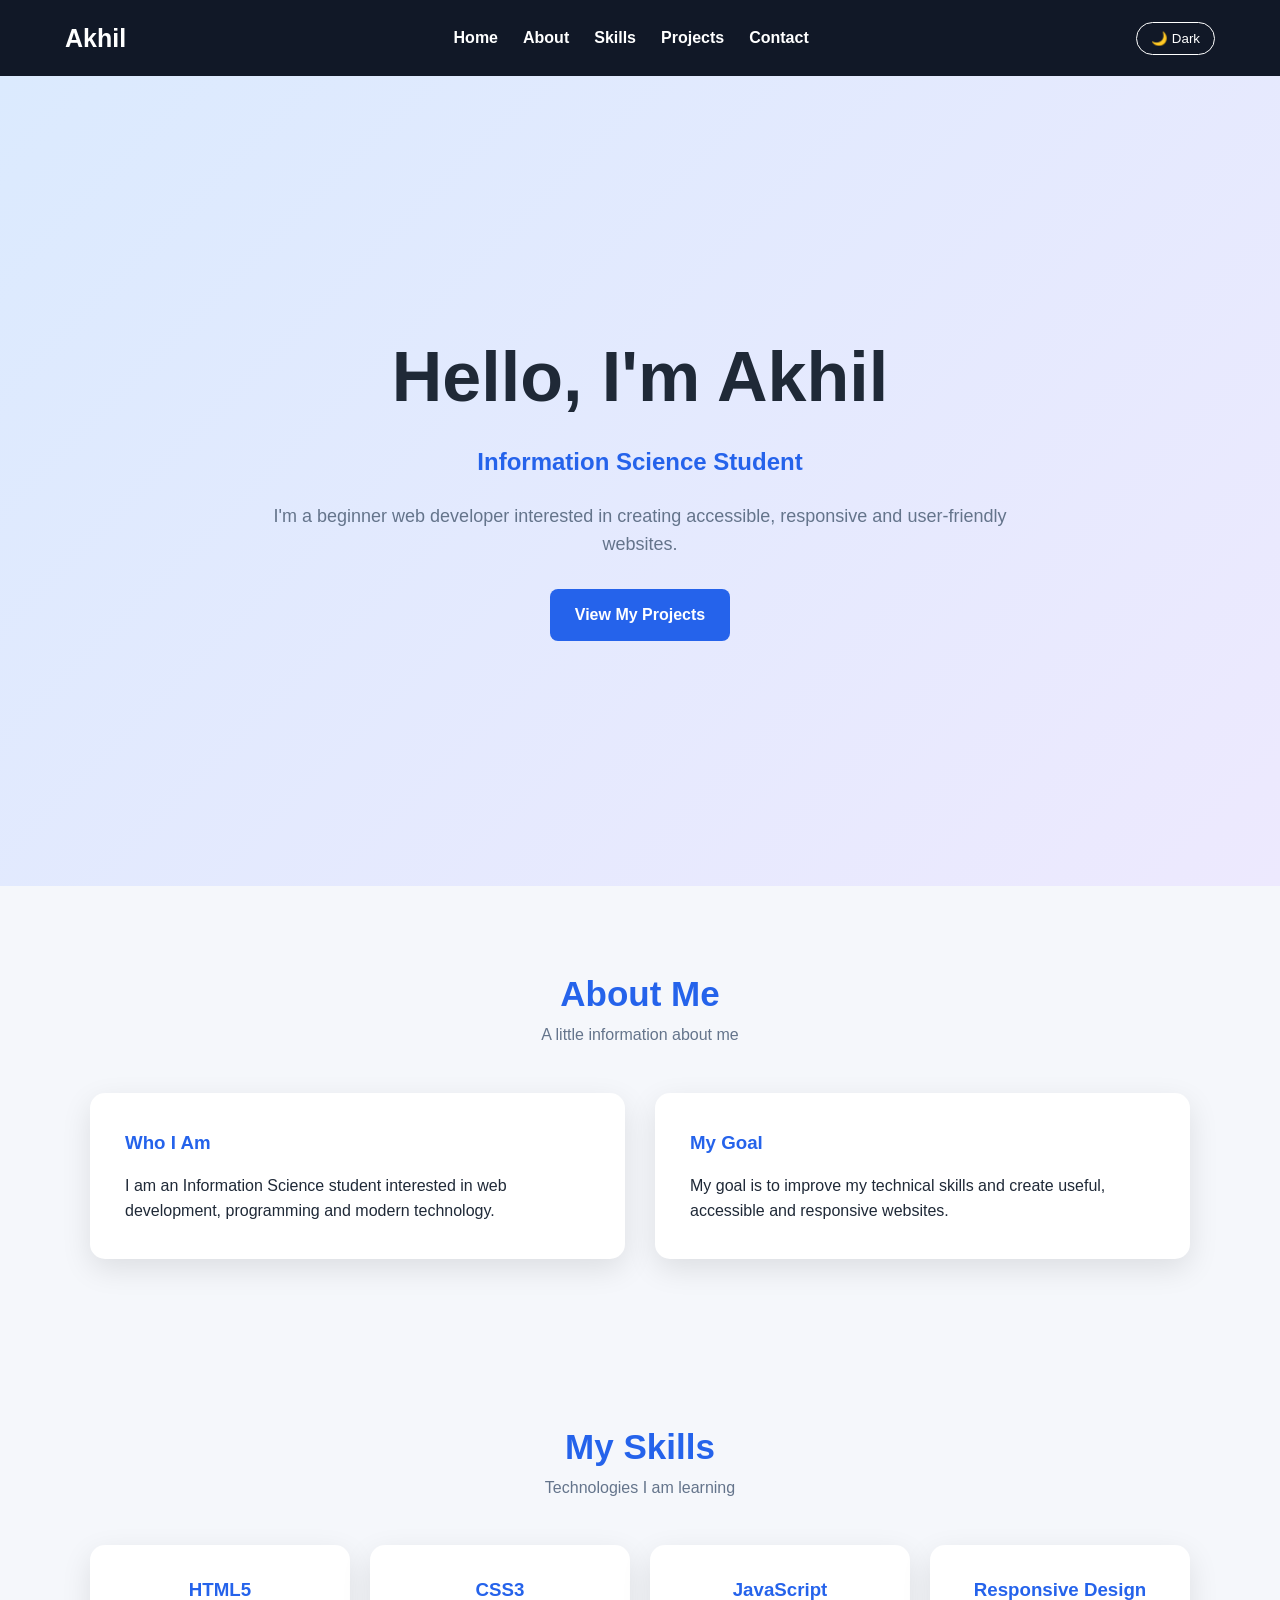
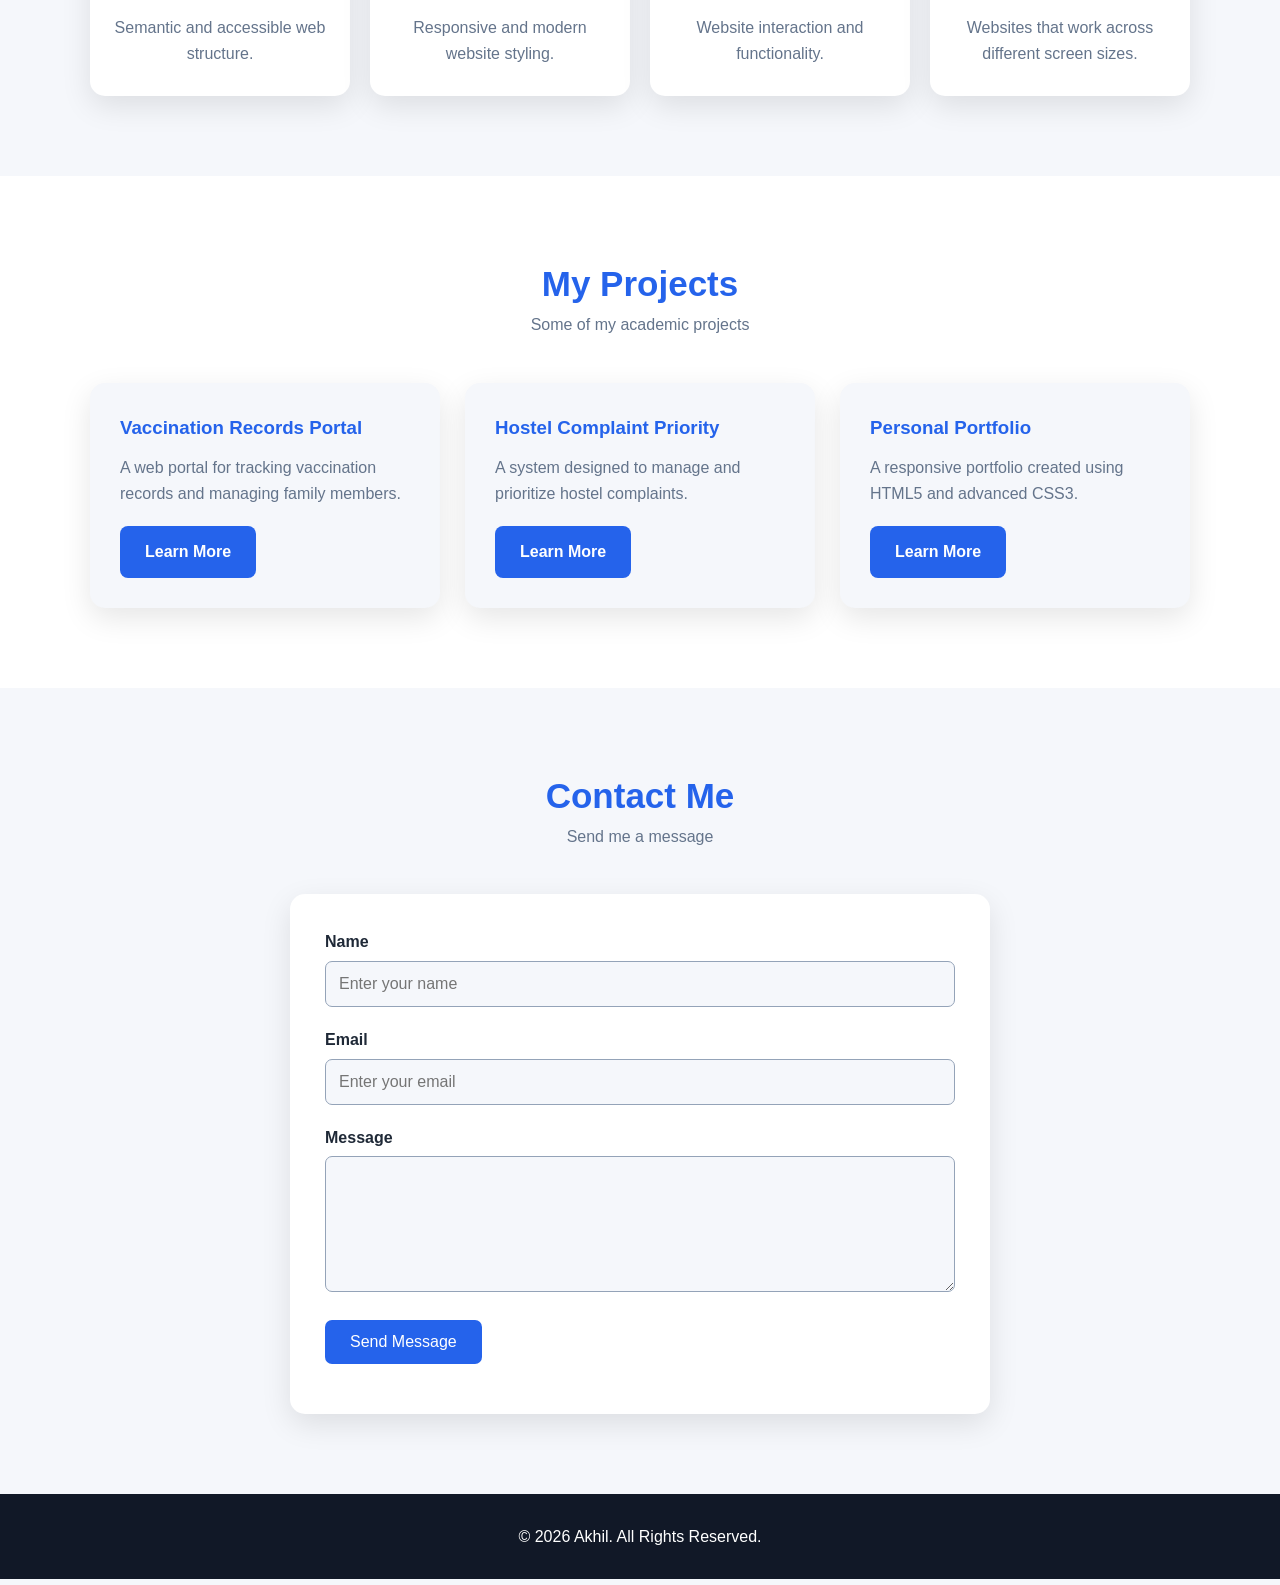
<file: index.html>
<!DOCTYPE html>
<html lang="en">

<head>

    <meta charset="UTF-8">

    <meta name="viewport"
          content="width=device-width, initial-scale=1.0">

    <meta name="description"
          content="Akhil's responsive personal portfolio">

    <title>Akhil | Web Developer Portfolio</title>

    <style>

        /* ==============================
           CSS VARIABLES
        ============================== */

        :root {
            --primary: #2563eb;
            --secondary: #7c3aed;
            --background: #f5f7fb;
            --surface: #ffffff;
            --text: #1f2937;
            --muted: #64748b;
            --header: #111827;
            --shadow: 0 10px 30px rgba(0, 0, 0, 0.10);
        }


        /* DARK MODE VARIABLES */

        body.dark {
            --background: #0f172a;
            --surface: #1e293b;
            --text: #f1f5f9;
            --muted: #cbd5e1;
            --header: #020617;
            --shadow: 0 10px 30px rgba(0, 0, 0, 0.40);
        }


        /* ==============================
           BASIC RESET
        ============================== */

        * {
            margin: 0;
            padding: 0;
            box-sizing: border-box;
        }


        html {
            scroll-behavior: smooth;
        }


        body {
            font-family: Arial, sans-serif;
            background: var(--background);
            color: var(--text);
            line-height: 1.6;
            transition: 0.3s;
        }


        /* ==============================
           HEADER - FLEXBOX
        ============================== */

        header {
            background: var(--header);
            color: white;
            position: sticky;
            top: 0;
            z-index: 1000;
        }


        .navbar {
            max-width: 1200px;
            margin: auto;

            display: flex;
            justify-content: space-between;
            align-items: center;

            padding: 18px 25px;
        }


        .logo {
            font-size: 25px;
            font-weight: bold;
        }


        nav ul {
            list-style: none;

            display: flex;
            gap: 25px;
        }


        nav a {
            color: white;
            text-decoration: none;
            font-weight: bold;
        }


        nav a:hover,
        nav a:focus {
            color: #93c5fd;
        }


        /* DARK MODE BUTTON */

        #themeButton {
            background: transparent;
            border: 1px solid white;
            color: white;

            padding: 8px 14px;
            border-radius: 20px;

            cursor: pointer;
        }


        /* ==============================
           HERO SECTION
        ============================== */

        .hero {
            min-height: 90vh;

            display: flex;
            align-items: center;
            justify-content: center;

            text-align: center;

            padding: 50px 20px;

            background:
                linear-gradient(
                    135deg,
                    #dbeafe,
                    #ede9fe
                );
        }


        body.dark .hero {
            background:
                linear-gradient(
                    135deg,
                    #172554,
                    #312e81
                );
        }


        .hero-content {
            max-width: 800px;
        }


        .hero h1 {
            font-size: clamp(40px, 8vw, 70px);
            margin-bottom: 10px;
        }


        .hero h2 {
            color: var(--primary);
            margin-bottom: 20px;
        }


        .hero p {
            font-size: 18px;
            color: var(--muted);
            margin-bottom: 30px;
        }


        .button {
            display: inline-block;

            background: var(--primary);
            color: white;

            padding: 13px 25px;

            border-radius: 8px;

            text-decoration: none;

            font-weight: bold;

            transition: 0.3s;
        }


        .button:hover {
            transform: translateY(-3px);
            background: var(--secondary);
        }


        /* ==============================
           GENERAL SECTION
        ============================== */

        section {
            padding: 80px 6%;
        }


        .section-title {
            text-align: center;
            margin-bottom: 45px;
        }


        .section-title h2 {
            font-size: 35px;
            color: var(--primary);
        }


        .section-title p {
            color: var(--muted);
        }


        /* ==============================
           ABOUT - CSS GRID
        ============================== */

        .about-grid {

            max-width: 1100px;
            margin: auto;

            display: grid;

            grid-template-columns:
                1fr 1fr;

            gap: 30px;
        }


        .about-card {
            background: var(--surface);

            padding: 35px;

            border-radius: 15px;

            box-shadow: var(--shadow);
        }


        .about-card h3 {
            color: var(--primary);
            margin-bottom: 15px;
        }


        /* ==============================
           SKILLS - CSS GRID
        ============================== */

        .skills-grid {

            max-width: 1100px;
            margin: auto;

            display: grid;

            grid-template-columns:
                repeat(4, 1fr);

            gap: 20px;
        }


        .skill-card {

            background: var(--surface);

            padding: 30px 20px;

            text-align: center;

            border-radius: 15px;

            box-shadow: var(--shadow);

            transition: 0.3s;
        }


        .skill-card:hover {
            transform: translateY(-8px);
        }


        .skill-card h3 {
            color: var(--primary);
            margin-bottom: 10px;
        }


        .skill-card p {
            color: var(--muted);
        }


        /* ==============================
           PROJECTS - CSS GRID
        ============================== */

        .projects {
            background: var(--surface);
        }


        .project-grid {

            max-width: 1100px;
            margin: auto;

            display: grid;

            grid-template-columns:
                repeat(3, 1fr);

            gap: 25px;
        }


        .project-card {

            background: var(--background);

            padding: 30px;

            border-radius: 15px;

            box-shadow: var(--shadow);

            transition: 0.3s;
        }


        .project-card:hover {
            transform: translateY(-8px);
        }


        .project-card h3 {
            color: var(--primary);
            margin-bottom: 12px;
        }


        .project-card p {
            color: var(--muted);
            margin-bottom: 20px;
        }


        /* ==============================
           CONTACT
        ============================== */

        .contact-container {
            max-width: 700px;
            margin: auto;
        }


        form {
            background: var(--surface);

            padding: 35px;

            border-radius: 15px;

            box-shadow: var(--shadow);
        }


        label {
            display: block;

            margin-bottom: 6px;

            font-weight: bold;
        }


        input,
        textarea {

            width: 100%;

            padding: 13px;

            margin-bottom: 20px;

            border: 1px solid #94a3b8;

            border-radius: 7px;

            font-size: 16px;

            background: var(--background);

            color: var(--text);
        }


        input:focus,
        textarea:focus,
        button:focus,
        a:focus {

            outline: 3px solid orange;
        }


        form button {

            background: var(--primary);

            color: white;

            border: none;

            padding: 13px 25px;

            border-radius: 7px;

            cursor: pointer;

            font-size: 16px;
        }


        form button:hover {
            background: var(--secondary);
        }


        #formMessage {
            margin-top: 15px;
            color: #16a34a;
            font-weight: bold;
        }


        /* ==============================
           FOOTER
        ============================== */

        footer {

            background: var(--header);

            color: white;

            text-align: center;

            padding: 30px;
        }


        /* ==============================
           TABLET
        ============================== */

        @media (max-width: 900px) {

            .skills-grid {
                grid-template-columns:
                    repeat(2, 1fr);
            }


            .project-grid {
                grid-template-columns:
                    repeat(2, 1fr);
            }

        }


        /* ==============================
           MOBILE
        ============================== */

        @media (max-width: 700px) {

            .navbar {

                flex-direction: column;

                gap: 15px;
            }


            nav ul {

                flex-wrap: wrap;

                justify-content: center;

                gap: 12px;
            }


            .about-grid {

                grid-template-columns: 1fr;
            }


            .skills-grid {

                grid-template-columns: 1fr;
            }


            .project-grid {

                grid-template-columns: 1fr;
            }


            section {

                padding: 60px 20px;
            }


            .hero {

                min-height: 80vh;
            }

        }

    </style>

</head>


<body>

    <!-- ==============================
         HEADER
    ============================== -->

    <header>

        <div class="navbar">

            <div class="logo">
                Akhil
            </div>


            <nav aria-label="Main navigation">

                <ul>

                    <li>
                        <a href="#home">
                            Home
                        </a>
                    </li>

                    <li>
                        <a href="#about">
                            About
                        </a>
                    </li>

                    <li>
                        <a href="#skills">
                            Skills
                        </a>
                    </li>

                    <li>
                        <a href="#projects">
                            Projects
                        </a>
                    </li>

                    <li>
                        <a href="#contact">
                            Contact
                        </a>
                    </li>

                </ul>

            </nav>


            <button
                id="themeButton"
                type="button"
                aria-label="Toggle dark mode">

                🌙 Dark

            </button>

        </div>

    </header>


    <!-- ==============================
         MAIN
    ============================== -->

    <main>


        <!-- HERO -->

        <section
            id="home"
            class="hero"
            aria-labelledby="hero-title">

            <div class="hero-content">

                <h1 id="hero-title">
                    Hello, I'm Akhil
                </h1>

                <h2>
                    Information Science Student
                </h2>

                <p>
                    I'm a beginner web developer interested
                    in creating accessible, responsive and
                    user-friendly websites.
                </p>

                <a
                    href="#projects"
                    class="button">

                    View My Projects

                </a>

            </div>

        </section>


        <!-- ABOUT -->

        <section
            id="about"
            aria-labelledby="about-title">

            <div class="section-title">

                <h2 id="about-title">
                    About Me
                </h2>

                <p>
                    A little information about me
                </p>

            </div>


            <div class="about-grid">

                <article class="about-card">

                    <h3>
                        Who I Am
                    </h3>

                    <p>
                        I am an Information Science student
                        interested in web development,
                        programming and modern technology.
                    </p>

                </article>


                <article class="about-card">

                    <h3>
                        My Goal
                    </h3>

                    <p>
                        My goal is to improve my technical
                        skills and create useful,
                        accessible and responsive websites.
                    </p>

                </article>

            </div>

        </section>


        <!-- SKILLS -->

        <section
            id="skills"
            aria-labelledby="skills-title">

            <div class="section-title">

                <h2 id="skills-title">
                    My Skills
                </h2>

                <p>
                    Technologies I am learning
                </p>

            </div>


            <div class="skills-grid">

                <article class="skill-card">

                    <h3>
                        HTML5
                    </h3>

                    <p>
                        Semantic and accessible
                        web structure.
                    </p>

                </article>


                <article class="skill-card">

                    <h3>
                        CSS3
                    </h3>

                    <p>
                        Responsive and modern
                        website styling.
                    </p>

                </article>


                <article class="skill-card">

                    <h3>
                        JavaScript
                    </h3>

                    <p>
                        Website interaction and
                        functionality.
                    </p>

                </article>


                <article class="skill-card">

                    <h3>
                        Responsive Design
                    </h3>

                    <p>
                        Websites that work across
                        different screen sizes.
                    </p>

                </article>

            </div>

        </section>


        <!-- PROJECTS -->

        <section
            id="projects"
            class="projects"
            aria-labelledby="projects-title">

            <div class="section-title">

                <h2 id="projects-title">
                    My Projects
                </h2>

                <p>
                    Some of my academic projects
                </p>

            </div>


            <div class="project-grid">


                <article class="project-card">

                    <h3>
                        Vaccination Records Portal
                    </h3>

                    <p>
                        A web portal for tracking
                        vaccination records and
                        managing family members.
                    </p>

                    <a
                        href="#contact"
                        class="button">

                        Learn More

                    </a>

                </article>


                <article class="project-card">

                    <h3>
                        Hostel Complaint Priority
                    </h3>

                    <p>
                        A system designed to manage
                        and prioritize hostel complaints.
                    </p>

                    <a
                        href="#contact"
                        class="button">

                        Learn More

                    </a>

                </article>


                <article class="project-card">

                    <h3>
                        Personal Portfolio
                    </h3>

                    <p>
                        A responsive portfolio created
                        using HTML5 and advanced CSS3.
                    </p>

                    <a
                        href="#contact"
                        class="button">

                        Learn More

                    </a>

                </article>


            </div>

        </section>


        <!-- CONTACT -->

        <section
            id="contact"
            aria-labelledby="contact-title">

            <div class="section-title">

                <h2 id="contact-title">
                    Contact Me
                </h2>

                <p>
                    Send me a message
                </p>

            </div>


            <div class="contact-container">

                <form id="contactForm">

                    <label for="name">
                        Name
                    </label>

                    <input
                        type="text"
                        id="name"
                        name="name"
                        placeholder="Enter your name"
                        required>


                    <label for="email">
                        Email
                    </label>

                    <input
                        type="email"
                        id="email"
                        name="email"
                        placeholder="Enter your email"
                        required>


                    <label for="message">
                        Message
                    </label>

                    <textarea
                        id="message"
                        name="message"
                        rows="6"
                        placeholder="Write your message"
                        required>
                    </textarea>


                    <button type="submit">
                        Send Message
                    </button>


                    <p
                        id="formMessage"
                        aria-live="polite">
                    </p>

                </form>

            </div>

        </section>

    </main>


    <!-- ==============================
         FOOTER
    ============================== -->

    <footer>

        <p>
            &copy; 2026 Akhil.
            All Rights Reserved.
        </p>

    </footer>


    <!-- ==============================
         JAVASCRIPT
    ============================== -->

    <script>

        /* DARK MODE */

        const themeButton =
            document.getElementById("themeButton");

        themeButton.addEventListener(
            "click",
            function () {

                document.body.classList.toggle("dark");

                if (
                    document.body.classList.contains("dark")
                ) {

                    themeButton.textContent =
                        "☀️ Light";

                } else {

                    themeButton.textContent =
                        "🌙 Dark";

                }

            }
        );


        /* CONTACT FORM */

        const contactForm =
            document.getElementById("contactForm");

        contactForm.addEventListener(
            "submit",
            function (event) {

                event.preventDefault();

                document.getElementById(
                    "formMessage"
                ).textContent =
                    "Thank you! Your message has been submitted.";

                contactForm.reset();

            }
        );

    </script>


</body>

</html>
</file>
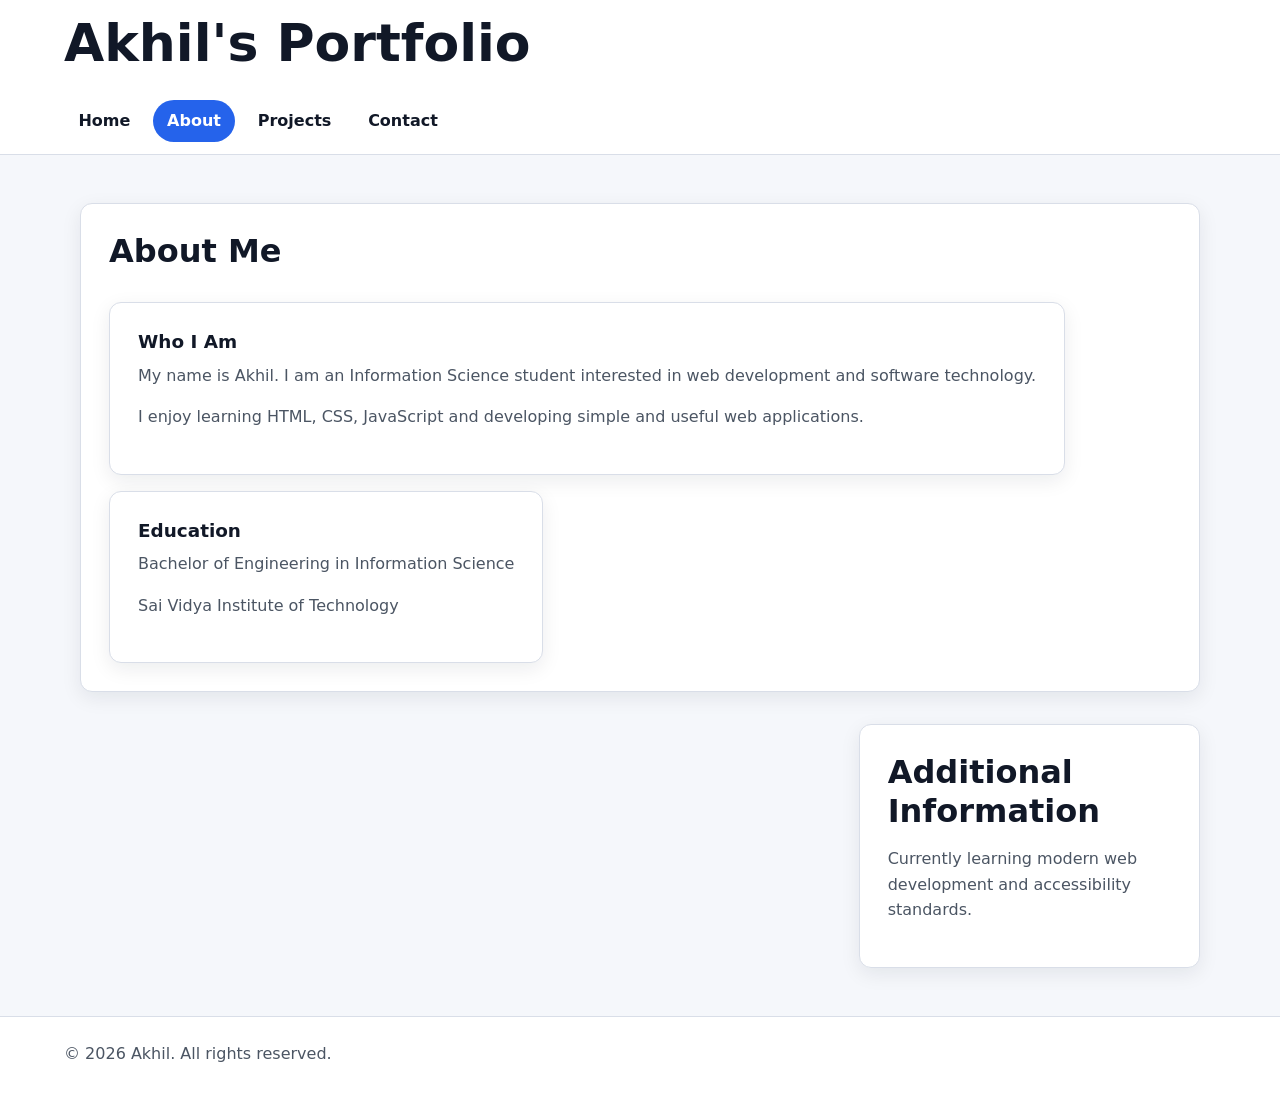
<file: about.html>
<!DOCTYPE html>
<html lang="en">

<head>
    <meta charset="UTF-8">

    <meta name="description"
        content="Learn more about Akhil, his education, skills and interests.">

    <meta name="keywords"
        content="Akhil, about, web developer, Information Science">

    <meta name="author" content="Akhil">

    <meta name="viewport" content="width=device-width, initial-scale=1.0">

    <title>About | Akhil's Portfolio</title>

    <link rel="stylesheet" href="style.css">
</head>

<body>

    <header>
        <div class="container">

            <h1>Akhil's Portfolio</h1>

            <nav aria-label="Main navigation">
                <ul>
                    <li><a href="index.html">Home</a></li>
                    <li><a href="about.html" aria-current="page">About</a></li>
                    <li><a href="projects.html">Projects</a></li>
                    <li><a href="contact.html">Contact</a></li>
                </ul>
            </nav>

        </div>
    </header>

    <main>

        <section class="container" aria-labelledby="about-title">

            <h2 id="about-title">About Me</h2>

            <article>

                <h3>Who I Am</h3>

                <p>
                    My name is Akhil. I am an Information Science
                    student interested in web development and
                    software technology.
                </p>

                <p>
                    I enjoy learning HTML, CSS, JavaScript and
                    developing simple and useful web applications.
                </p>

            </article>

            <article>

                <h3>Education</h3>

                <p>
                    Bachelor of Engineering in Information Science
                </p>

                <p>
                    Sai Vidya Institute of Technology
                </p>

            </article>

        </section>

        <!-- Aside -->
        <aside class="container information"
            aria-labelledby="additional-info">

            <h2 id="additional-info">Additional Information</h2>

            <p>
                Currently learning modern web development and
                accessibility standards.
            </p>

        </aside>

    </main>

    <footer>
        <div class="container">
            <p>&copy; 2026 Akhil. All rights reserved.</p>
        </div>
    </footer>

</body>
</html>
</file>
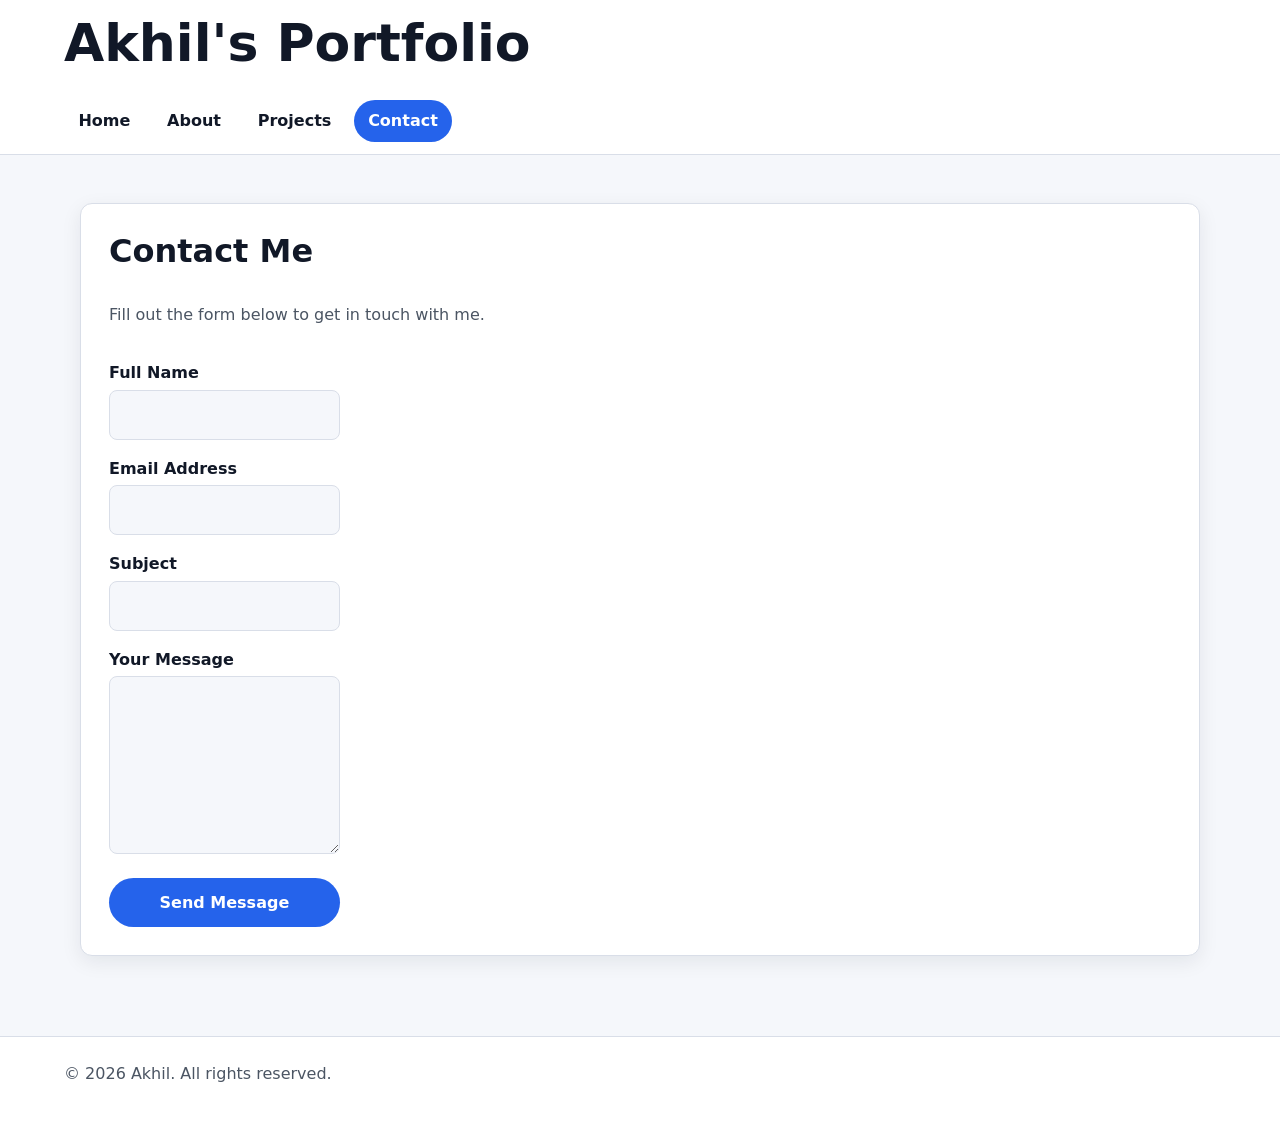
<file: contact.html>
<!DOCTYPE html>
<html lang="en">

<head>
    <meta charset="UTF-8">

    <meta name="description"
        content="Contact Akhil through the accessible portfolio contact form.">

    <meta name="keywords"
        content="contact Akhil, portfolio contact, web developer">

    <meta name="author" content="Akhil">

    <meta name="viewport" content="width=device-width, initial-scale=1.0">

    <title>Contact | Akhil's Portfolio</title>

    <link rel="stylesheet" href="style.css">
</head>

<body>

    <header>
        <div class="container">

            <h1>Akhil's Portfolio</h1>

            <nav aria-label="Main navigation">
                <ul>
                    <li><a href="index.html">Home</a></li>
                    <li><a href="about.html">About</a></li>
                    <li><a href="projects.html">Projects</a></li>
                    <li><a href="contact.html" aria-current="page">
                        Contact
                    </a></li>
                </ul>
            </nav>

        </div>
    </header>

    <main>

        <section class="container" aria-labelledby="contact-title">

            <h2 id="contact-title">Contact Me</h2>

            <p>
                Fill out the form below to get in touch with me.
            </p>

            <form action="#" method="post">

                <!-- Name -->
                <div class="form-group">

                    <label for="name">Full Name</label>

                    <input
                        type="text"
                        id="name"
                        name="name"
                        autocomplete="name"
                        required
                        aria-required="true"
                    >

                </div>

                <!-- Email -->
                <div class="form-group">

                    <label for="email">Email Address</label>

                    <input
                        type="email"
                        id="email"
                        name="email"
                        autocomplete="email"
                        required
                        aria-required="true"
                    >

                </div>

                <!-- Subject -->
                <div class="form-group">

                    <label for="subject">Subject</label>

                    <input
                        type="text"
                        id="subject"
                        name="subject"
                        required
                        aria-required="true"
                    >

                </div>

                <!-- Message -->
                <div class="form-group">

                    <label for="message">Your Message</label>

                    <textarea
                        id="message"
                        name="message"
                        rows="6"
                        required
                        aria-required="true"
                    ></textarea>

                </div>

                <!-- Submit -->
                <button type="submit">
                    Send Message
                </button>

            </form>

        </section>

    </main>

    <footer>
        <div class="container">
            <p>&copy; 2026 Akhil. All rights reserved.</p>
        </div>
    </footer>

</body>
</html>
</file>
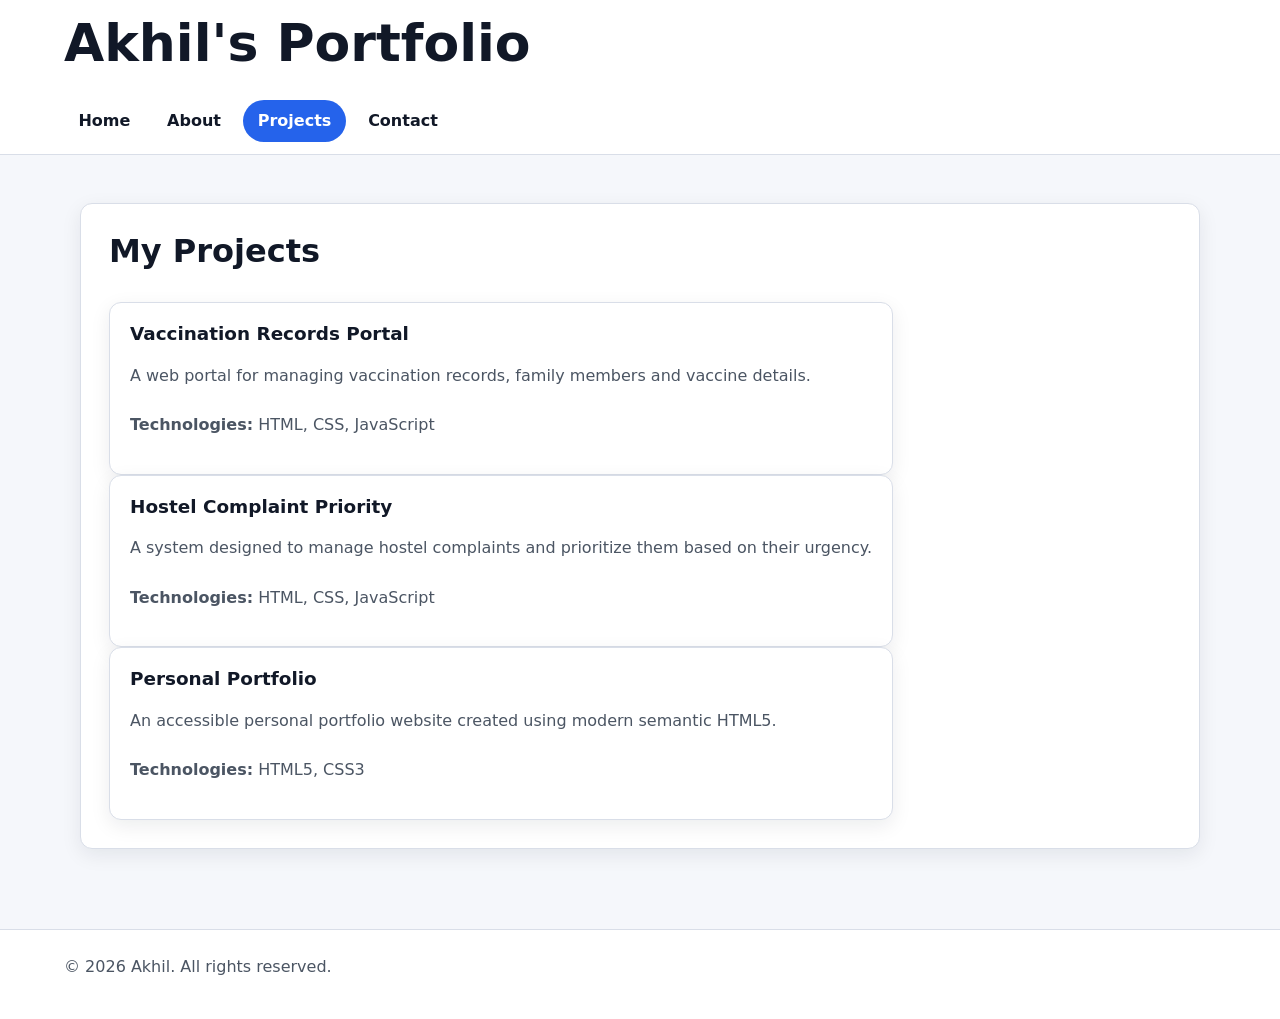
<file: projects.html>
<!DOCTYPE html>
<html lang="en">

<head>
    <meta charset="UTF-8">

    <meta name="description"
        content="Explore web development projects created by Akhil.">

    <meta name="keywords"
        content="Akhil projects, web development projects, HTML CSS JavaScript">

    <meta name="author" content="Akhil">

    <meta name="viewport" content="width=device-width, initial-scale=1.0">

    <title>Projects | Akhil's Portfolio</title>

    <link rel="stylesheet" href="style.css">
</head>

<body>

    <header>
        <div class="container">

            <h1>Akhil's Portfolio</h1>

            <nav aria-label="Main navigation">
                <ul>
                    <li><a href="index.html">Home</a></li>
                    <li><a href="about.html">About</a></li>
                    <li><a href="projects.html" aria-current="page">Projects</a></li>
                    <li><a href="contact.html">Contact</a></li>
                </ul>
            </nav>

        </div>
    </header>

    <main>

        <section class="container" aria-labelledby="projects-title">

            <h2 id="projects-title">My Projects</h2>

            <div class="cards">

                <article class="card">
                    <h3>Vaccination Records Portal</h3>

                    <p>
                        A web portal for managing vaccination
                        records, family members and vaccine details.
                    </p>

                    <p>
                        <strong>Technologies:</strong>
                        HTML, CSS, JavaScript
                    </p>
                </article>

                <article class="card">
                    <h3>Hostel Complaint Priority</h3>

                    <p>
                        A system designed to manage hostel complaints
                        and prioritize them based on their urgency.
                    </p>

                    <p>
                        <strong>Technologies:</strong>
                        HTML, CSS, JavaScript
                    </p>
                </article>

                <article class="card">
                    <h3>Personal Portfolio</h3>

                    <p>
                        An accessible personal portfolio website
                        created using modern semantic HTML5.
                    </p>

                    <p>
                        <strong>Technologies:</strong>
                        HTML5, CSS3
                    </p>
                </article>

            </div>

        </section>

    </main>

    <footer>
        <div class="container">
            <p>&copy; 2026 Akhil. All rights reserved.</p>
        </div>
    </footer>

</body>
</html>
</file>
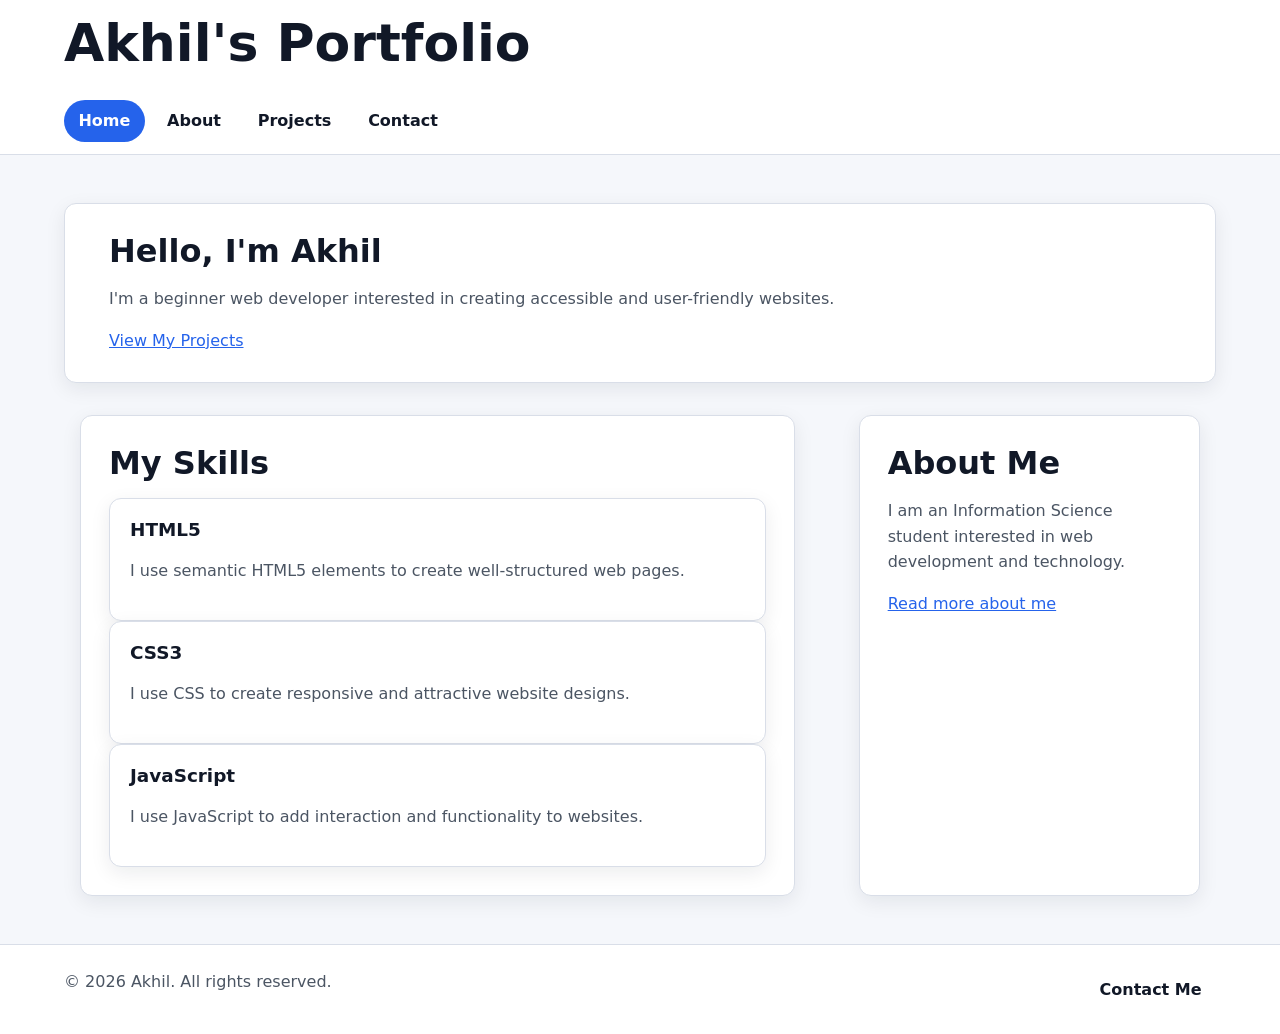
<file: web.html>
<!DOCTYPE html>
<html lang="en">

<head>
    <meta charset="UTF-8">

    <!-- SEO Meta Tags -->
    <meta name="description"
        content="Akhil's personal portfolio showcasing web development skills, projects and contact information.">

    <meta name="keywords"
        content="Akhil, portfolio, web developer, HTML, CSS, JavaScript">

    <meta name="author" content="Akhil">

    <meta name="viewport" content="width=device-width, initial-scale=1.0">

    <title>Akhil | Web Developer Portfolio</title>

    <link rel="stylesheet" href="style.css">
</head>

<body>

    <!-- Header -->
    <header>
        <div class="container">
            <h1>Akhil's Portfolio</h1>

            <!-- Navigation -->
            <nav aria-label="Main navigation">
                <ul>
                    <li><a href="index.html" aria-current="page">Home</a></li>
                    <li><a href="about.html">About</a></li>
                    <li><a href="projects.html">Projects</a></li>
                    <li><a href="contact.html">Contact</a></li>
                </ul>
            </nav>
        </div>
    </header>

    <!-- Main Content -->
    <main>

        <!-- Hero Section -->
        <section class="hero" aria-labelledby="welcome-heading">
            <div class="container">

                <h2 id="welcome-heading">
                    Hello, I'm Akhil
                </h2>

                <p>
                    I'm a beginner web developer interested in creating
                    accessible and user-friendly websites.
                </p>

                <a class="button" href="projects.html">
                    View My Projects
                </a>

            </div>
        </section>

        <!-- Skills Section -->
        <section class="container" aria-labelledby="skills-heading">

            <h2 id="skills-heading">My Skills</h2>

            <div class="cards">

                <article class="card">
                    <h3>HTML5</h3>
                    <p>
                        I use semantic HTML5 elements to create
                        well-structured web pages.
                    </p>
                </article>

                <article class="card">
                    <h3>CSS3</h3>
                    <p>
                        I use CSS to create responsive and attractive
                        website designs.
                    </p>
                </article>

                <article class="card">
                    <h3>JavaScript</h3>
                    <p>
                        I use JavaScript to add interaction and
                        functionality to websites.
                    </p>
                </article>

            </div>
        </section>

        <!-- About Preview -->
        <section class="container about-preview"
            aria-labelledby="about-heading">

            <h2 id="about-heading">About Me</h2>

            <p>
                I am an Information Science student interested in
                web development and technology.
            </p>

            <a href="about.html">Read more about me</a>

        </section>

    </main>

    <!-- Footer -->
    <footer>
        <div class="container">
            <p>
                &copy; 2026 Akhil. All rights reserved.
            </p>

            <nav aria-label="Footer navigation">
                <a href="contact.html">Contact Me</a>
            </nav>
        </div>
    </footer>

</body>
</html>
</file>
<file: style.css>
/* =========================================================
   Advanced CSS3 & Responsive Architecture
   Mobile-first | CSS Grid (page) | Flexbox (components)
   Light/Dark theme via CSS custom properties
   Works with semantic tags: header, nav, main, section,
   article, aside, footer, form, figure
   ========================================================= */

/* ---------- 1. Theme variables ---------- */
:root {
  --bg: #f5f7fb;
  --surface: #ffffff;
  --text: #111827;
  --text-muted: #4b5563;
  --primary: #2563eb;
  --primary-contrast: #ffffff;
  --border: #d9dee8;
  --shadow: 0 6px 20px rgba(17, 24, 39, 0.08);

  --radius: 12px;
  --space: 1rem;
  --font: system-ui, -apple-system, "Segoe UI", Roboto, Arial, sans-serif;
  --max-width: 72rem;
  color-scheme: light;
}

/* Dark theme: follows OS unless user chose light manually */
@media (prefers-color-scheme: dark) {
  :root:not([data-theme="light"]) {
    --bg: #0f172a;
    --surface: #1e293b;
    --text: #f1f5f9;
    --text-muted: #cbd5e1;
    --primary: #60a5fa;
    --primary-contrast: #0f172a;
    --border: #334155;
    --shadow: 0 6px 20px rgba(0, 0, 0, 0.4);
    color-scheme: dark;
  }
}

/* Dark theme: manual toggle */
:root[data-theme="dark"] {
  --bg: #0f172a;
  --surface: #1e293b;
  --text: #f1f5f9;
  --text-muted: #cbd5e1;
  --primary: #60a5fa;
  --primary-contrast: #0f172a;
  --border: #334155;
  --shadow: 0 6px 20px rgba(0, 0, 0, 0.4);
  color-scheme: dark;
}

/* ---------- 2. Reset & base ---------- */
*,
*::before,
*::after {
  box-sizing: border-box;
}

html {
  scroll-behavior: smooth;
}

body {
  margin: 0;
  font-family: var(--font);
  font-size: 1rem;
  line-height: 1.6;
  color: var(--text);
  background: var(--bg);
  transition: background-color 0.3s, color 0.3s;
}

img,
video {
  display: block;
  max-width: 100%;
  height: auto;
}

h1, h2, h3 {
  line-height: 1.2;
  margin: 0 0 0.5em;
}
h1 { font-size: clamp(1.9rem, 5vw + 1rem, 3.25rem); }
h2 { font-size: clamp(1.4rem, 2vw + 1rem, 2rem); }
h3 { font-size: 1.15rem; }

p { margin: 0 0 1em; color: var(--text-muted); }

a { color: var(--primary); }

:focus-visible {
  outline: 3px solid var(--primary);
  outline-offset: 3px;
}

/* ---------- 3. Page layout: CSS Grid ---------- */
body {
  display: grid;
  grid-template-rows: auto 1fr auto; /* header / main / footer */
  min-height: 100vh;
}

.container,
header > *,
main,
footer > * {
  width: min(100% - 2rem, var(--max-width));
  margin-inline: auto;
}

main {
  display: grid;
  grid-template-columns: 1fr;   /* mobile: single column */
  gap: 1.5rem;
  padding-block: 2rem;
}

/* ---------- 4. Header & navigation: Flexbox ---------- */
header {
  background: var(--surface);
  border-bottom: 1px solid var(--border);
  position: sticky;
  top: 0;
  z-index: 10;
}

header > * { padding-block: 0.75rem; }

.header-inner,
header nav {
  display: flex;
  flex-wrap: wrap;
  align-items: center;
  justify-content: space-between;
  gap: 0.75rem;
}

nav ul {
  display: flex;
  flex-wrap: wrap;
  gap: 0.5rem;
  margin: 0;
  padding: 0;
  list-style: none;
}

nav a {
  display: inline-block;
  padding: 0.5rem 0.9rem;
  border-radius: 999px;
  text-decoration: none;
  color: var(--text);
  font-weight: 600;
  transition: background-color 0.2s, color 0.2s;
}

nav a:hover,
nav a[aria-current="page"] {
  background: var(--primary);
  color: var(--primary-contrast);
}

/* Theme toggle button */
.theme-toggle {
  font: inherit;
  cursor: pointer;
  padding: 0.5rem 0.9rem;
  border-radius: 999px;
  border: 1px solid var(--border);
  background: var(--surface);
  color: var(--text);
}
.theme-toggle:hover { border-color: var(--primary); }

/* ---------- 5. Sections & cards ---------- */
section,
article,
aside {
  background: var(--surface);
  border: 1px solid var(--border);
  border-radius: var(--radius);
  padding: 1.25rem;
  box-shadow: var(--shadow);
}

/* Hero (first section) */
main > section:first-child {
  display: flex;
  flex-direction: column;
  align-items: flex-start;
  gap: 1rem;
}

/* Card grid: auto-responsive without media queries */
.card-grid,
.projects {
  display: grid;
  grid-template-columns: repeat(auto-fit, minmax(16rem, 1fr));
  gap: 1.25rem;
}

.card {
  display: flex;
  flex-direction: column;
  gap: 0.5rem;
  padding: 1.25rem;
  background: var(--surface);
  border: 1px solid var(--border);
  border-radius: var(--radius);
  transition: transform 0.2s, box-shadow 0.2s;
}
.card:hover {
  transform: translateY(-4px);
  box-shadow: var(--shadow);
}

/* Buttons */
.btn,
button[type="submit"] {
  display: inline-flex;
  align-items: center;
  justify-content: center;
  gap: 0.5rem;
  padding: 0.75rem 1.4rem;
  font: inherit;
  font-weight: 700;
  text-decoration: none;
  color: var(--primary-contrast);
  background: var(--primary);
  border: 0;
  border-radius: 999px;
  cursor: pointer;
  transition: transform 0.2s, opacity 0.2s;
}
.btn:hover,
button[type="submit"]:hover { opacity: 0.9; transform: translateY(-2px); }

/* Skills / tag lists */
.skills {
  display: flex;
  flex-wrap: wrap;
  gap: 0.5rem;
  padding: 0;
  list-style: none;
}
.skills li {
  padding: 0.3rem 0.8rem;
  border: 1px solid var(--border);
  border-radius: 999px;
  font-size: 0.9rem;
}

/* ---------- 6. Contact form ---------- */
form {
  display: flex;
  flex-direction: column;
  gap: 1rem;
  max-width: 40rem;
}

label {
  display: block;
  margin-bottom: 0.25rem;
  font-weight: 600;
}

input,
textarea,
select {
  width: 100%;
  padding: 0.7rem 0.9rem;
  font: inherit;
  color: var(--text);
  background: var(--bg);
  border: 1px solid var(--border);
  border-radius: 8px;
}

input:focus,
textarea:focus { border-color: var(--primary); }

/* ---------- 7. Footer ---------- */
footer {
  background: var(--surface);
  border-top: 1px solid var(--border);
}
footer > * {
  display: flex;
  flex-wrap: wrap;
  justify-content: space-between;
  gap: 1rem;
  padding-block: 1.5rem;
}

/* ---------- 8. Media queries (mobile-first: min-width) ---------- */

/* Tablet: 768px and up */
@media (min-width: 48em) {
  main {
    grid-template-columns: repeat(2, 1fr);
    padding-block: 3rem;
  }
  /* Hero and wide sections span both columns */
  main > section:first-child,
  main > .full-width {
    grid-column: 1 / -1;
  }
  section, article, aside { padding: 1.75rem; }
}

/* Desktop: 1024px and up */
@media (min-width: 64em) {
  /* Two-dimensional layout: content + sidebar */
  main {
    grid-template-columns: 2fr 1fr;
    grid-template-areas:
      "hero    hero"
      "content sidebar";
    gap: 2rem;
  }
  main > section:first-child { grid-area: hero; }
  main > article,
  main > .content { grid-area: content; }
  main > aside { grid-area: sidebar; align-self: start; position: sticky; top: 5.5rem; }
}

/* Small phones only: stack nav */
@media (max-width: 30em) {
  nav ul { width: 100%; }
  nav li { flex: 1 1 45%; }
  nav a { display: block; text-align: center; }
}

/* ---------- 9. Accessibility preferences ---------- */
@media (prefers-reduced-motion: reduce) {
  * {
    animation: none !important;
    transition: none !important;
    scroll-behavior: auto !important;
  }
}

@media print {
  header, footer, .theme-toggle { display: none; }
  body { background: #fff; color: #000; }
}
</file>
